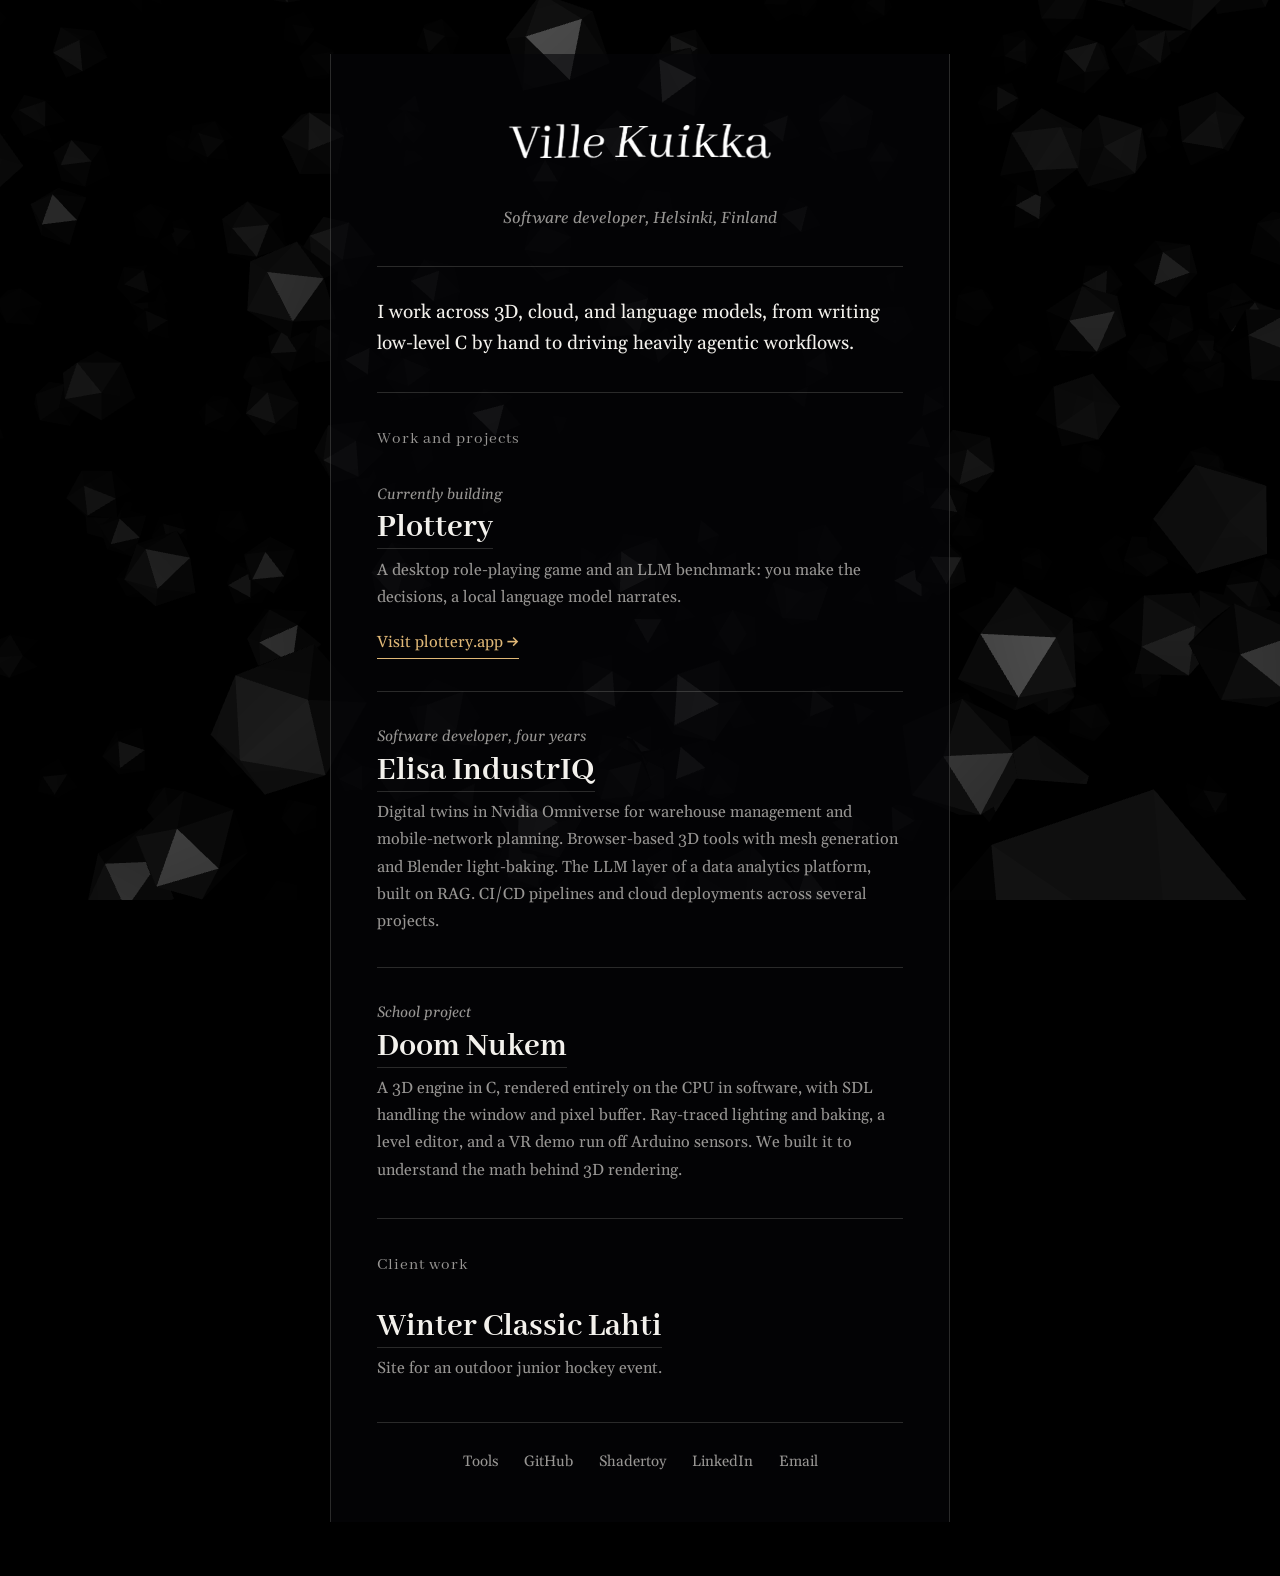
<file: index.html>
<!DOCTYPE html>
<html lang="en">
	<head>
		<meta charset="utf-8">
		<title> Ville Kuikka </title>
		<meta name="description" content="Ville Kuikka, software developer in Helsinki. Plottery, Elisa IndustrIQ, Winter Classic Lahti, Doom Nukem.">
		<script src="src/libraries/blotter.min.js"></script>
		<script src="src/libraries/liquidDistortMaterial.js"></script>
		<script src="src/libraries/three.js"></script>
		<script src="src/libraries/jquery.min.js"></script>
		<script src="src/blotter_setup.js" type="module"></script>
		<script src="src/web.js" type="module"></script>
		<meta name="viewport" content="width=device-width, initial-scale=1.0">
		<link href= "web.css" rel="stylesheet" type="text/css">
		<link rel="icon" type="image/gif" href="https://github.com/vkuikka/Fractal-explorer/raw/master/images/img3.png"/>

		<style>
			@import url('https://fonts.googleapis.com/css2?family=Abhaya+Libre:wght@400;700&family=Gelasio:ital@0;1&display=swap');
		</style>

		<script>
			// Failsafe: the 3D background is an enhancement. If its script fails to
			// load at all, still reveal the page, which sits on a solid black background.
			(function () {
				function reveal() { if (document.body) document.body.style.visibility = 'visible'; }
				window.addEventListener('load', reveal);
				setTimeout(reveal, 1500);
			})();
		</script>

		<noscript>
			<style>body { visibility: visible !important; }</style>
		</noscript>

	</head>
	<body style='visibility: hidden;'>
		<div id="threejs_view">
			<canvas></canvas>
		</div>

		<main class="intro">
			<div class="content">
				<header class="hero">
					<h1><span class='blotter'>Ville Kuikka</span></h1>
					<p class="role">Software developer, Helsinki, Finland</p>
				</header>

				<p class="lead">
					I work across 3D, cloud, and language models, from writing low-level C
					by hand to driving heavily agentic workflows.
				</p>

				<section class="group">
					<h2 class="group-title">Work and projects</h2>

					<article class="entry">
						<p class="label">Currently building</p>
						<h3><a href="https://plottery.app">Plottery</a></h3>
						<p>
							A desktop role-playing game and an LLM benchmark: you make the
							decisions, a local language model narrates.
						</p>
						<a class="more" href="https://plottery.app">Visit plottery.app &rarr;</a>
					</article>

					<article class="entry">
						<p class="label">Software developer, four years</p>
						<h3><a href="https://www.elisaindustriq.com/">Elisa IndustrIQ</a></h3>
						<p>
							Digital twins in Nvidia Omniverse for warehouse management and
							mobile-network planning. Browser-based 3D tools with mesh generation
							and Blender light-baking. The LLM layer of a data analytics platform,
							built on RAG. CI/CD pipelines and cloud deployments across several projects.
						</p>
					</article>

					<article class="entry">
						<p class="label">School project</p>
						<h3><a href="https://github.com/vkuikka/doom-nukem">Doom Nukem</a></h3>
						<p>
							A 3D engine in C, rendered entirely on the CPU in software, with
							SDL handling the window and pixel buffer. Ray-traced lighting and
							baking, a level editor, and a VR demo run off Arduino sensors. We
							built it to understand the math behind 3D rendering.
						</p>
					</article>
				</section>

				<section class="group">
					<h2 class="group-title">Client work</h2>

					<article class="entry">
						<h3><a href="https://talviklassikko.vercel.app">Winter Classic Lahti</a></h3>
						<p>
							Site for an outdoor junior hockey event.
						</p>
					</article>
				</section>

				<footer class="links">
					<a href="tools/">Tools</a>
					<a href="https://github.com/vkuikka">GitHub</a>
					<a href="https://www.shadertoy.com/user/V1773">Shadertoy</a>
					<a href="https://www.linkedin.com/in/ville-kuikka/">LinkedIn</a>
					<a href="mailto:ville.kuikka@outlook.com">Email</a>
				</footer>
			</div>
		</main>
	</body>
</html>
</file>
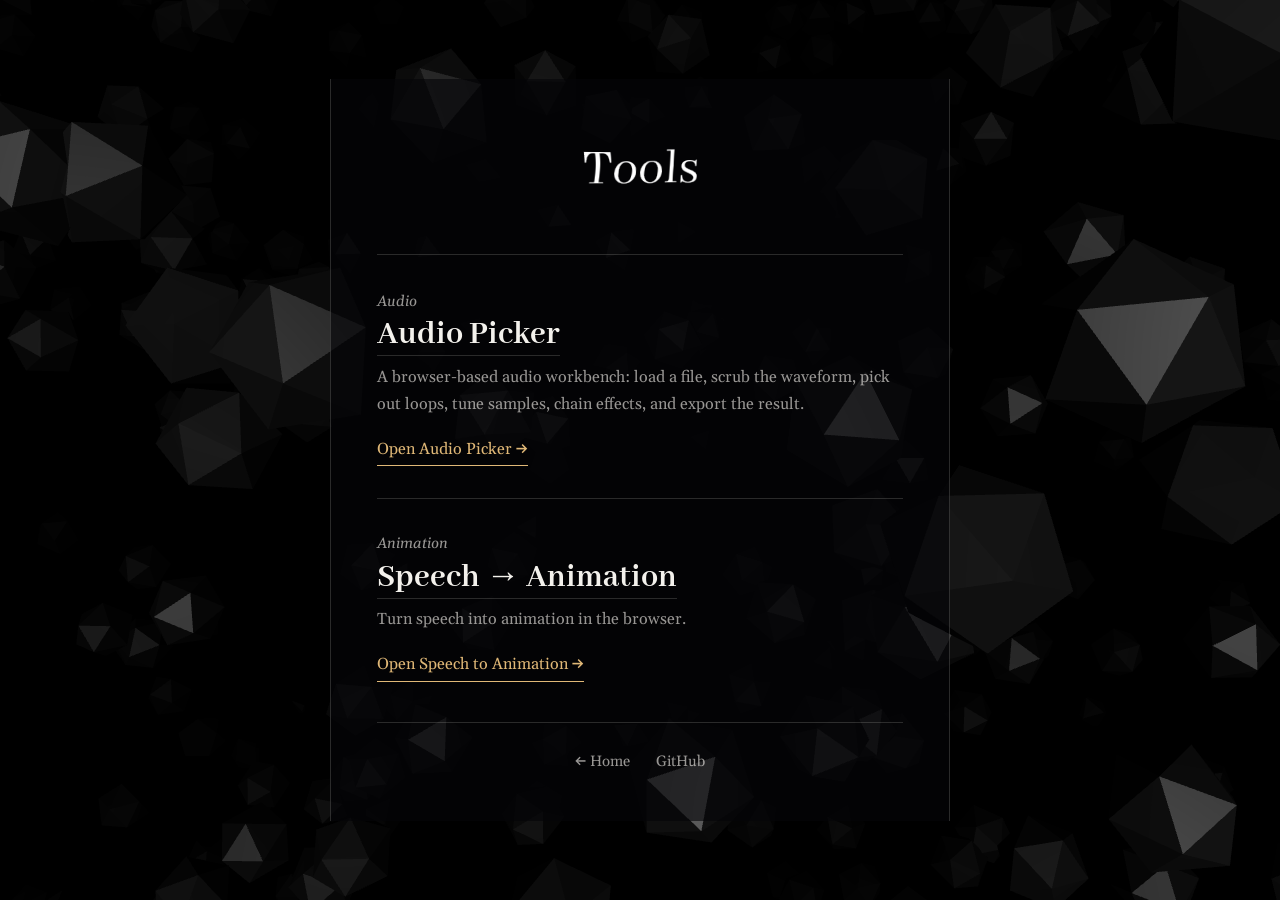
<file: tools/index.html>
<!DOCTYPE html>
<html lang="en">
	<head>
		<meta charset="utf-8">
		<title> Tools - Ville Kuikka </title>
		<script src="../src/libraries/blotter.min.js"></script>
		<script src="../src/libraries/liquidDistortMaterial.js"></script>
		<script src="../src/libraries/three.js"></script>
		<script src="../src/libraries/jquery.min.js"></script>
		<script src="../src/blotter_setup.js" type="module"></script>
		<script src="../src/web.js" type="module"></script>
		<meta name="viewport" content="width=device-width, initial-scale=1.0">
		<link href= "../web.css" rel="stylesheet" type="text/css">
		<link rel="icon" type="image/gif" href="https://github.com/vkuikka/Fractal-explorer/raw/master/images/img3.png"/>

		<style>
			@import url('https://fonts.googleapis.com/css2?family=Abhaya+Libre:wght@400;700&family=Gelasio:ital@0;1&display=swap');
		</style>

		<script>
			// Failsafe: the 3D background is an enhancement. If its script fails to
			// load at all, still reveal the page, which sits on a solid black background.
			(function () {
				function reveal() { if (document.body) document.body.style.visibility = 'visible'; }
				window.addEventListener('load', reveal);
				setTimeout(reveal, 1500);
			})();
		</script>

		<noscript>
			<style>body { visibility: visible !important; }</style>
		</noscript>

	</head>
	<body style='visibility: hidden;'>
		<div id="threejs_view">
			<canvas></canvas>
		</div>

		<main class="intro">
			<div class="content">
				<header class="hero">
					<h1><span class='blotter'>Tools</span></h1>
				</header>

				<section class="entry">
					<p class="label">Audio</p>
					<h2><a href="audio_picker/">Audio Picker</a></h2>
					<p>
						A browser-based audio workbench: load a file, scrub the waveform,
						pick out loops, tune samples, chain effects, and export the result.
					</p>
					<a class="more" href="audio_picker/">Open Audio Picker &rarr;</a>
				</section>

				<section class="entry">
					<p class="label">Animation</p>
					<h2><a href="speech_to_anim/">Speech &rarr; Animation</a></h2>
					<p>
						Turn speech into animation in the browser.
					</p>
					<a class="more" href="speech_to_anim/">Open Speech to Animation &rarr;</a>
				</section>

				<footer class="links">
					<a href="../">&larr; Home</a>
					<a href="https://github.com/vkuikka">GitHub</a>
				</footer>
			</div>
		</main>
	</body>
</html>
</file>
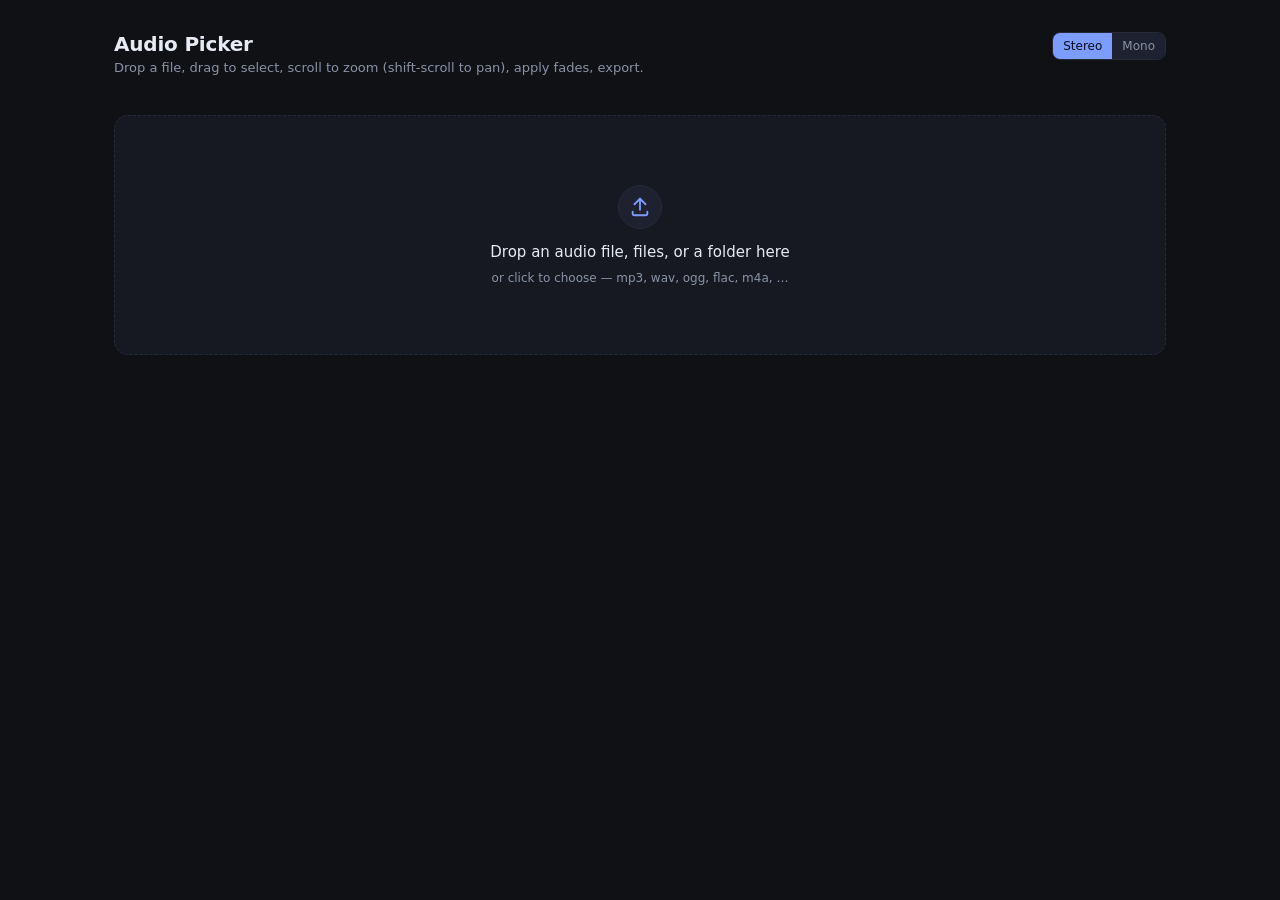
<file: tools/audio_picker/index.html>
<!doctype html>
<html lang="en">
<head>
<meta charset="utf-8" />
<meta name="viewport" content="width=device-width, initial-scale=1" />
<title>Audio Picker</title>
<link rel="stylesheet" href="css/core/base.css" />
<link rel="stylesheet" href="css/core/dropzone.css" />
<link rel="stylesheet" href="css/core/controls.css" />
<link rel="stylesheet" href="css/editor/waveform.css" />
<link rel="stylesheet" href="css/editor/effects.css" />
<link rel="stylesheet" href="css/tuner/tuner.css" />
<link rel="stylesheet" href="css/browser/browser.css" />
</head>
<body>
<div class="app">
  <div class="app-header">
    <div class="app-title">
      <h1>Audio Picker</h1>
      <p class="sub">Drop a file, drag to select, scroll to zoom (shift-scroll to pan), apply fades, export.</p>
    </div>
    <div class="seg" id="channelSeg" title="Playback & export channel mode">
      <button data-channel="stereo" class="active">Stereo</button>
      <button data-channel="mono">Mono</button>
    </div>
  </div>

  <label class="drop" id="drop">
    <div class="icon" aria-hidden="true">
      <svg viewBox="0 0 24 24" fill="none" stroke="currentColor" stroke-width="2" stroke-linecap="round" stroke-linejoin="round">
        <path d="M12 15V3" />
        <path d="m6 9 6-6 6 6" />
        <path d="M4 17v2a2 2 0 0 0 2 2h12a2 2 0 0 0 2-2v-2" />
      </svg>
    </div>
    <div class="big">Drop an audio file, files, or a folder here</div>
    <div class="hint">or click to choose — mp3, wav, ogg, flac, m4a, …</div>
    <input type="file" id="file" accept="audio/*" multiple />
  </label>

  <section class="panel hidden" id="editor">
    <div class="row">
      <div class="filename" id="fname">—</div>
      <div class="muted" id="meta">—</div>
      <div style="flex:1"></div>
      <button id="reset">Load different file</button>
    </div>

    <div class="wave-wrap" id="waveWrap">
      <canvas class="wave" id="wave" width="2000" height="360"></canvas>
      <div class="handle" id="hStart" style="left:0"></div>
      <div class="handle" id="hEnd" style="left:100%"></div>
      <div class="playhead" id="playhead" style="left:0; display:none"></div>
    </div>
    <div class="ruler" id="ruler"></div>

    <div class="controls">
      <div class="ctrl">
        <label>Start <span class="val" id="startVal">0.00 s</span></label>
        <input type="number" id="startInput" step="0.01" min="0" />
      </div>
      <div class="ctrl">
        <label>End <span class="val" id="endVal">0.00 s</span></label>
        <input type="number" id="endInput" step="0.01" min="0" />
      </div>
      <div class="ctrl">
        <label>Fade in <span class="val" id="fadeInVal">0.00 s</span></label>
        <input type="range" id="fadeIn" min="0" max="5" step="0.01" value="0" />
      </div>
      <div class="ctrl">
        <label>Fade out <span class="val" id="fadeOutVal">0.00 s</span></label>
        <input type="range" id="fadeOut" min="0" max="5" step="0.01" value="0" />
      </div>
      <div class="ctrl">
        <label>Fade curve</label>
        <div class="seg" id="curveSeg">
          <button data-curve="linear" class="active">Linear</button>
          <button data-curve="equal">Equal-power</button>
          <button data-curve="exp">Exponential</button>
        </div>
      </div>
      <div class="ctrl">
        <label>Output format</label>
        <div class="seg" id="fmtSeg">
          <button data-fmt="wav" class="active">WAV 16-bit</button>
          <button data-fmt="wav24">WAV 24-bit</button>
        </div>
      </div>
      <div class="ctrl snap-card">
        <label class="snap-toggle">
          <span>Snap to beats</span>
          <input type="checkbox" id="snapEnable" />
        </label>
        <div class="snap-fields">
          <input type="number" id="bpmInput" value="120" min="1" max="999" step="0.01" title="BPM" />
          <select id="snapDivSelect" title="Grid division">
            <option value="1">1/1</option>
            <option value="2">1/2</option>
            <option value="4" selected>1/4</option>
            <option value="8">1/8</option>
            <option value="16">1/16</option>
            <option value="32">1/32</option>
          </select>
        </div>
        <div class="snap-fields">
          <input type="number" id="snapOffsetInput" value="0" step="1" title="Grid offset (ms) — shifts beat 1" placeholder="offset ms" />
          <button id="autoBpmBtn" title="Detect BPM & offset from the waveform">Auto</button>
        </div>
      </div>
    </div>

    <div class="section-header">
      <h3>Effects</h3>
      <button id="fxToggle" class="pill active" title="Toggle all effects">on</button>
      <div class="spacer"></div>
      <div class="presets" id="presets">
        <button data-preset="dry" class="active">Dry</button>
        <button data-preset="small">Small room</button>
        <button data-preset="cave">Cave</button>
        <button data-preset="cathedral">Cathedral</button>
        <button data-preset="distant">Distant</button>
        <button class="save-btn" id="savePreset" title="Save current effect settings as a preset">+ Save</button>
      </div>
    </div>
    <div class="controls" id="effectControls">
      <div class="ctrl">
        <label>Reverb mix <span class="val" id="revMixVal">0%</span></label>
        <input type="range" id="revMix" min="0" max="1" step="0.01" value="0" />
      </div>
      <div class="ctrl">
        <label>Reverb decay <span class="val" id="revDecayVal">2.0 s</span></label>
        <input type="range" id="revDecay" min="0.1" max="8" step="0.1" value="2" />
      </div>
      <div class="ctrl">
        <label>Pre-delay <span class="val" id="revPreVal">0 ms</span></label>
        <input type="range" id="revPre" min="0" max="200" step="1" value="0" />
      </div>
      <div class="ctrl">
        <label>Echo mix <span class="val" id="echoMixVal">0%</span></label>
        <input type="range" id="echoMix" min="0" max="1" step="0.01" value="0" />
      </div>
      <div class="ctrl">
        <label>Echo time <span class="val" id="echoTimeVal">250 ms</span></label>
        <input type="range" id="echoTime" min="20" max="1000" step="1" value="250" />
      </div>
      <div class="ctrl">
        <label>Echo feedback <span class="val" id="echoFbVal">30%</span></label>
        <input type="range" id="echoFb" min="0" max="0.85" step="0.01" value="0.3" />
      </div>
      <div class="ctrl">
        <label>Tone (low-pass) <span class="val" id="toneVal">20.0 kHz</span></label>
        <input type="range" id="tone" min="400" max="20000" step="50" value="20000" />
      </div>
      <div class="ctrl">
        <label>High-pass <span class="val" id="highpassVal">off</span></label>
        <input type="range" id="highpass" min="0" max="2000" step="1" value="0" />
      </div>
      <div class="ctrl">
        <label>Output gain <span class="val" id="gainVal">0.0 dB</span></label>
        <input type="range" id="outGain" min="-24" max="12" step="0.5" value="0" />
      </div>
    </div>

    <div class="buttons">
      <button class="primary" id="playSel">↻ Loop selection</button>
      <button id="playFull">▶ Play full</button>
      <button id="stop">■ Stop</button>
      <button id="tuneLoopBtn">⫼ Tune loop</button>
      <div style="flex:1"></div>
      <button class="accent" id="download">⭳ Download snippet</button>
    </div>
  </section>

  <section class="panel hidden" id="loopTuner">
    <div class="loop-tuner-head">
      <h3>Loop tuner</h3>
      <span class="muted">click in a pane to play through the seam · scroll to zoom · drag the handle</span>
      <div style="flex:1"></div>
      <button id="closeLoopTuner">Close</button>
    </div>
    <div class="loop-tuner-panes">
      <div class="loop-pane">
        <div class="lp-label">End of loop (selEnd)</div>
        <div class="lp-wrap" id="leftWrap">
          <canvas class="lp-wave" id="leftWave"></canvas>
          <div class="lp-handle" id="leftHandle"></div>
          <div class="lp-playhead" id="leftPlayhead"></div>
        </div>
        <div class="lp-ruler" id="leftRuler"></div>
      </div>
      <div class="loop-pane">
        <div class="lp-label">Start of loop (selStart)</div>
        <div class="lp-wrap" id="rightWrap">
          <canvas class="lp-wave" id="rightWave"></canvas>
          <div class="lp-handle" id="rightHandle"></div>
          <div class="lp-playhead" id="rightPlayhead"></div>
        </div>
        <div class="lp-ruler" id="rightRuler"></div>
      </div>
    </div>
    <div class="loop-tuner-controls">
      <div class="ctrl">
        <label>Crossfade seam <span class="val" id="xfadeLenVal">off</span></label>
        <input type="range" id="xfadeLen" min="0" max="500" step="1" value="0" />
      </div>
      <div class="ctrl">
        <label>Crossfade curve</label>
        <div class="seg" id="xfadeCurveSeg">
          <button data-xc="equal" class="active">Equal-power</button>
          <button data-xc="linear">Linear</button>
        </div>
      </div>
      <div class="xfade-hint">
        Blends the loop tail with audio from just before <code>selStart</code>, so the wrap is sample-continuous.
        Needs pre-roll — if selStart is at 0, move it later to use this.
      </div>
    </div>
  </section>

  <section class="panel hidden" id="browser">
    <div class="browser-head">
      <h3>Sound browser</h3>
      <span class="muted" id="browserCount">0 files</span>
      <div style="flex:1"></div>
      <button id="browserStop">■ Stop preview</button>
      <button id="browserClear">Clear</button>
    </div>
    <div class="browser-list" id="browserList"></div>
  </section>
</div>

<div class="drag-overlay" id="dragOverlay"></div>
<div class="toast" id="toast"></div>

<script src="js/core/state.js"></script>
<script src="js/core/utils.js"></script>
<script src="js/io/sample-rate.js"></script>
<script src="js/waveform/render.js"></script>
<script src="js/effects/graph.js"></script>
<script src="js/effects/ui.js"></script>
<script src="js/playback/playback.js"></script>
<script src="js/io/files.js"></script>
<script src="js/waveform/interaction.js"></script>
<script src="js/waveform/inputs.js"></script>
<script src="js/effects/presets.js"></script>
<script src="js/io/render-export.js"></script>
<script src="js/browser/browser.js"></script>
<script src="js/tuner/render.js"></script>
<script src="js/tuner/interaction.js"></script>
<script src="js/bpm/bpm.js"></script>
<script src="js/io/drag-drop.js"></script>
<script src="js/core/main.js"></script>
</body>
</html>
</file>
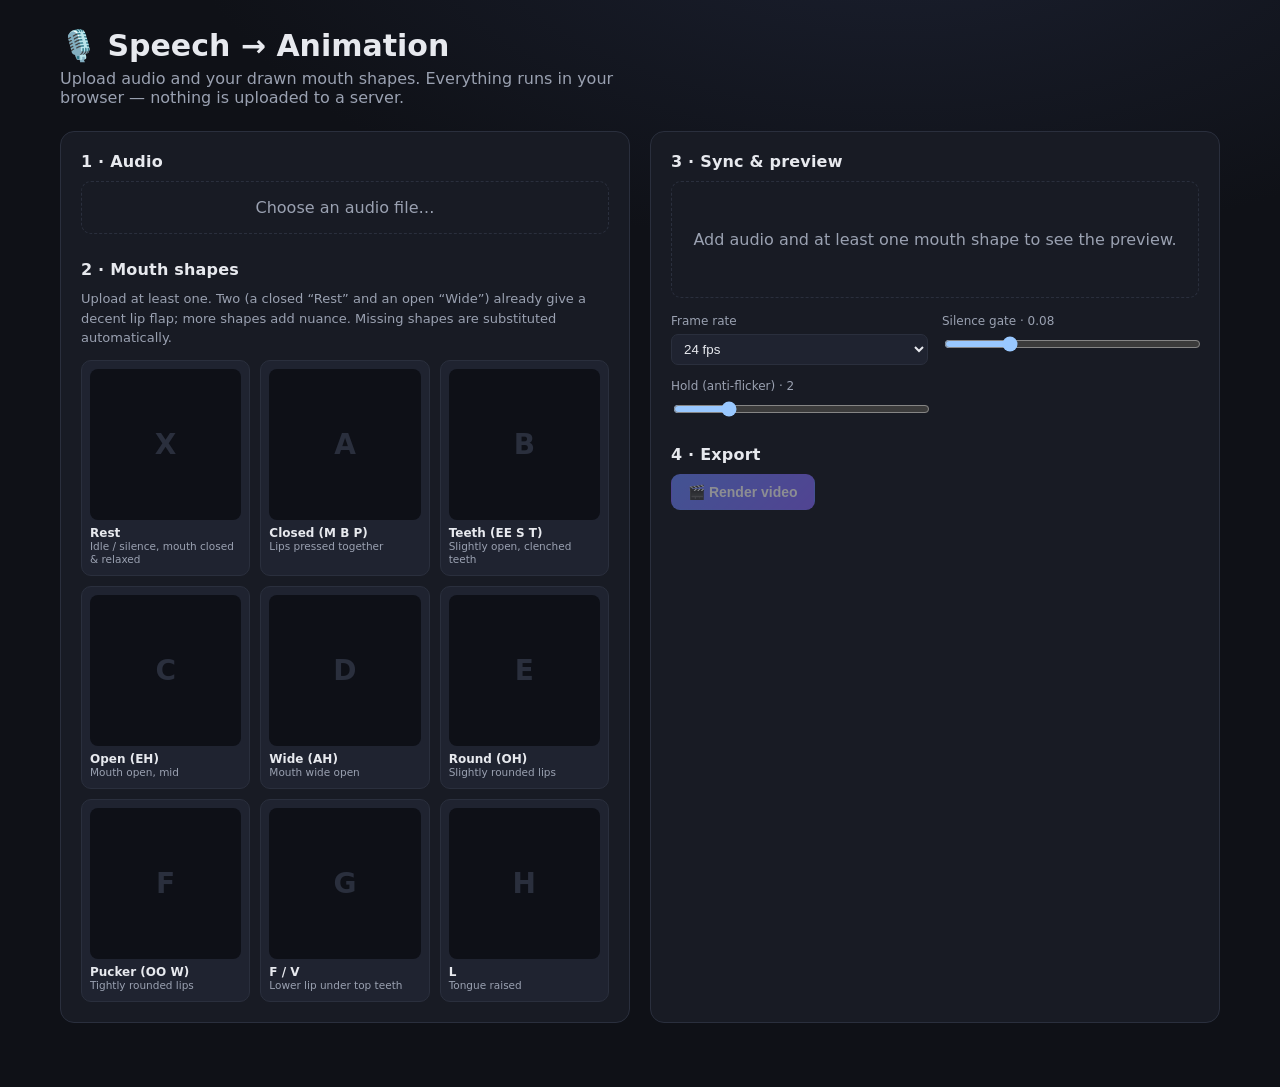
<file: tools/speech_to_anim/index.html>
<!doctype html>
<html lang="en">
  <head>
    <meta charset="UTF-8" />
    <link rel="icon" type="image/svg+xml" href="./favicon.svg" />
    <meta name="viewport" content="width=device-width, initial-scale=1.0" />
    <title>Speech → Animation</title>
    <script type="module" crossorigin src="./assets/index-DbwKYSjB.js"></script>
    <link rel="stylesheet" crossorigin href="./assets/index-BK7KOx9A.css">
  </head>
  <body>
    <div id="root"></div>
  </body>
</html>
</file>
<file: web.css>
body::-webkit-scrollbar {
	width: 8px;
}

body::-webkit-scrollbar-track {
	background: transparent;
}

body::-webkit-scrollbar-thumb {
	background: rgba(243, 241, 236, 0.18);
}

body::-webkit-scrollbar-thumb:hover {
	background: rgba(243, 241, 236, 0.32);
}

html {
	background-color: black;
	scrollbar-width: thin;
	scrollbar-color: rgba(243, 241, 236, 0.22) transparent;
}

:root {
	--accent: #e0b877;
	--text: #f3f1ec;
	--muted: rgba(243, 241, 236, 0.62);
	--rule: rgba(243, 241, 236, 0.16);
	--sheet: rgba(6, 6, 9, 0.62);
}

/* The page itself scrolls. Nothing is a scroll container of its own: an inner
   one that is also centred puts the start and the end of a long column out of
   reach in some browsers. */
:root, body, html {
	padding: 0;
	margin: 0;
	width: 100%;
}

body {
	min-height: 100vh;
	display: flex;
	flex-direction: column;
}

#threejs_view {
	position: fixed;
	top: 0;
	left: 0;
	z-index: -10;
	width: 100%;
	height: 100%;
}

#threejs_view canvas {
	display: block;
	width: 100%;
	height: 100%;
}

/* Grows to fill a tall window so the column sits in the middle of it, and
   grows past it once the text is longer. Not a scroll container, so centring
   here can never push anything out of reach. */
.intro {
	flex: 1;
	display: flex;
	flex-direction: column;
	align-items: center;
	justify-content: center;
	box-sizing: border-box;
	padding: 6vh 24px;
	overflow-x: hidden;

	color: var(--text);
	font-family: 'Gelasio', serif;
	font-size: 16px;
	line-height: 1.7;
}

/* One sheet behind the whole column, so the text stays readable over the
   moving background without turning each section into a floating card. */
.content {
	width: 100%;
	max-width: 620px;
	box-sizing: border-box;
	padding: 52px 46px 44px;
	background: var(--sheet);
	border-left: 1px solid var(--rule);
	border-right: 1px solid var(--rule);

	/* No fill mode: a browser that never runs the animation, because the tab is
	   throttled or in a background frame, then shows the text rather than
	   holding it at the opacity 0 the first frame asks for. */
	animation: rise 0.9s ease;
}

@media (prefers-reduced-motion: reduce) {
	.content {
		animation: none;
	}
}

@keyframes rise {
	from { opacity: 0; transform: translateY(14px); }
	to   { opacity: 1; transform: translateY(0); }
}

/* Hero ----------------------------------------------------------------- */

.hero {
	text-align: center;
	padding-bottom: 34px;
	border-bottom: 1px solid var(--rule);
}

.hero h1 {
	margin: 0;
	font-family: 'Abhaya Libre', serif;
	font-weight: 400;
	line-height: 1;
}

.hero .blotter {
	display: inline-block;
	max-width: 100%;
}

/* The effect renders into a fixed-size canvas; keep it inside the column on
   narrow screens instead of pushing the page sideways. */
.hero .blotter canvas {
	max-width: 100%;
	height: auto;
}

.role {
	margin: 10px 0 0;
	font-style: italic;
	color: var(--muted);
}

.lead {
	margin: 30px 0 0;
	font-size: 19px;
	line-height: 1.6;
}

/* Groups and entries ---------------------------------------------------- */

.group {
	margin-top: 34px;
	padding-top: 32px;
	border-top: 1px solid var(--rule);
}

.group-title {
	margin: 0 0 28px;
	font-family: 'Abhaya Libre', serif;
	font-weight: 400;
	font-size: 17px;
	letter-spacing: 0.06em;
	color: var(--muted);
}

.entry + .entry {
	margin-top: 32px;
	padding-top: 32px;
	border-top: 1px solid var(--rule);
}

/* The tools page lists entries without a group heading, so the first one
   needs the spacing the group would have given it. */
.hero + .entry {
	margin-top: 34px;
}

.label {
	margin: 0;
	font-style: italic;
	font-size: 15px;
	color: var(--accent);
}

.entry h2,
.entry h3 {
	margin: 2px 0 10px;
	font-family: 'Abhaya Libre', serif;
	font-weight: 700;
	font-size: 34px;
	line-height: 1.1;
}

.entry h2 a,
.entry h3 a {
	color: var(--text);
	text-decoration: none;
	border-bottom: 1px solid var(--rule);
	transition: color 0.2s ease, border-color 0.2s ease;
}

.entry h2 a:hover,
.entry h3 a:hover {
	color: var(--accent);
	border-bottom-color: var(--accent);
}

.entry p {
	margin: 0;
	color: var(--muted);
}

.more {
	display: inline-block;
	margin-top: 18px;
	color: var(--accent);
	text-decoration: none;
	border-bottom: 1px solid var(--accent);
	padding-bottom: 2px;
	transition: color 0.2s ease, border-color 0.2s ease;
}

.more:hover {
	color: var(--text);
	border-bottom-color: var(--text);
}

/* Footer --------------------------------------------------------------- */

.links {
	display: flex;
	flex-wrap: wrap;
	gap: 26px;
	justify-content: center;
	margin-top: 40px;
	padding-top: 26px;
	border-top: 1px solid var(--rule);
}

.links a {
	color: var(--muted);
	text-decoration: none;
	font-size: 15px;
	border-bottom: 1px solid transparent;
	padding-bottom: 2px;
	transition: color 0.2s ease, border-color 0.2s ease;
}

.links a:hover {
	color: var(--text);
	border-bottom-color: var(--text);
}

@media (max-width: 560px) {
	.content {
		padding: 40px 24px 34px;
		border-left: 0;
		border-right: 0;
	}

	.entry h2,
	.entry h3 {
		font-size: 28px;
	}
}
</file>
<file: tools/audio_picker/css/core/base.css>
:root {
  --bg: #0f1115;
  --panel: #161922;
  --panel-2: #1d2130;
  --fg: #e7ebf3;
  --muted: #8a93a6;
  --accent: #7c9cff;
  --accent-2: #5de4c7;
  --warn: #ff7c7c;
  --wave: #3a4668;
  --wave-sel: #7c9cff;
  --fade: rgba(93, 228, 199, 0.25);
  --fade-line: #5de4c7;
  --handle: #ffffff;
  --border: #252a3a;
}
* { box-sizing: border-box; }
html, body {
  margin: 0; padding: 0;
  background: var(--bg);
  color: var(--fg);
  font-family: -apple-system, BlinkMacSystemFont, "Segoe UI", Roboto, Inter, system-ui, sans-serif;
  font-size: 14px;
  min-height: 100vh;
}
.app {
  max-width: 1100px;
  margin: 0 auto;
  padding: 32px 24px 64px;
}
.app-header {
  display: flex;
  align-items: flex-start;
  gap: 24px;
  margin-bottom: 16px;
}
.app-title { flex: 1; }
.app-title h1 { margin-bottom: 4px; }
h1 {
  font-size: 20px;
  font-weight: 600;
  margin: 0 0 4px;
  letter-spacing: -0.01em;
}
.sub {
  color: var(--muted);
  margin: 0 0 24px;
  font-size: 13px;
}

.panel {
  background: var(--panel);
  border: 1px solid var(--border);
  border-radius: 14px;
  padding: 20px;
  margin-top: 20px;
}
.row {
  display: flex;
  gap: 16px;
  align-items: center;
  flex-wrap: wrap;
}
.row + .row { margin-top: 14px; }
.filename {
  font-weight: 500;
  overflow: hidden;
  text-overflow: ellipsis;
  white-space: nowrap;
  max-width: 60%;
}
.muted { color: var(--muted); font-size: 12px; }

.section-header {
  display: flex;
  align-items: center;
  gap: 12px;
  margin-top: 22px;
  margin-bottom: 6px;
  flex-wrap: wrap;
}
.section-header h3 {
  margin: 0;
  font-size: 12px;
  font-weight: 600;
  color: var(--muted);
  text-transform: uppercase;
  letter-spacing: 0.08em;
}
.section-header .spacer { flex: 1; }
.pill {
  padding: 3px 10px;
  font-size: 11px;
  font-weight: 600;
  border-radius: 12px;
  text-transform: uppercase;
  letter-spacing: 0.08em;
  color: var(--muted);
}
.pill.active {
  background: var(--accent-2);
  color: #0b0e16;
  border-color: var(--accent-2);
}

.drag-overlay {
  position: fixed;
  inset: 12px;
  background: rgba(124, 156, 255, 0.08);
  border: 2px dashed var(--accent);
  border-radius: 14px;
  pointer-events: none;
  display: none;
  z-index: 9999;
}
.drag-overlay.show { display: block; }

.toast {
  position: fixed;
  bottom: 20px;
  left: 50%;
  transform: translateX(-50%);
  background: var(--panel-2);
  border: 1px solid var(--border);
  padding: 10px 16px;
  border-radius: 8px;
  font-size: 13px;
  opacity: 0;
  pointer-events: none;
  transition: opacity .2s;
}
.toast.show { opacity: 1; }

.hidden { display: none !important; }
</file>
<file: tools/audio_picker/css/core/dropzone.css>
.drop {
  display: flex;
  flex-direction: column;
  align-items: center;
  justify-content: center;
  gap: 10px;
  width: 100%;
  min-height: 240px;
  padding: 48px 24px;
  border: 1.5px dashed var(--border);
  border-radius: 14px;
  background: var(--panel);
  text-align: center;
  cursor: pointer;
  transition: border-color .15s, background .15s, transform .15s;
}
.drop:hover, .drop.drag {
  border-color: var(--accent);
  background: var(--panel-2);
}
.drop.drag { transform: scale(1.005); }
.drop .icon {
  width: 44px;
  height: 44px;
  border-radius: 50%;
  background: var(--panel-2);
  border: 1px solid var(--border);
  display: flex;
  align-items: center;
  justify-content: center;
  color: var(--accent);
  margin-bottom: 4px;
}
.drop .icon svg { width: 22px; height: 22px; }
.drop .big {
  font-size: 15px;
  font-weight: 500;
  color: var(--fg);
}
.drop .hint {
  color: var(--muted);
  font-size: 12px;
}
.drop input { display: none; }
</file>
<file: tools/audio_picker/css/core/controls.css>
.controls {
  display: grid;
  grid-template-columns: repeat(auto-fit, minmax(220px, 1fr));
  gap: 16px;
  margin-top: 18px;
}
.ctrl {
  background: var(--panel-2);
  border: 1px solid var(--border);
  border-radius: 10px;
  padding: 12px 14px;
}
.ctrl label {
  display: flex;
  justify-content: space-between;
  align-items: baseline;
  font-size: 12px;
  color: var(--muted);
  margin-bottom: 8px;
}
.ctrl .val {
  color: var(--fg);
  font-variant-numeric: tabular-nums;
}
input[type="range"] {
  width: 100%;
  accent-color: var(--accent);
}
input[type="number"] {
  width: 100%;
  background: var(--bg);
  border: 1px solid var(--border);
  border-radius: 6px;
  color: var(--fg);
  padding: 6px 8px;
  font: inherit;
  font-variant-numeric: tabular-nums;
}

.buttons {
  display: flex;
  gap: 10px;
  flex-wrap: wrap;
  margin-top: 18px;
}
button {
  background: var(--panel-2);
  color: var(--fg);
  border: 1px solid var(--border);
  border-radius: 8px;
  padding: 10px 16px;
  font: inherit;
  font-weight: 500;
  cursor: pointer;
  transition: background .12s, border-color .12s, transform .06s;
}
button:hover { background: #242a3c; }
button:active { transform: translateY(1px); }
button.primary {
  background: var(--accent);
  color: #0b0e16;
  border-color: var(--accent);
}
button.primary:hover { filter: brightness(1.05); }
button.accent {
  background: var(--accent-2);
  color: #0b0e16;
  border-color: var(--accent-2);
}
button.accent:hover { filter: brightness(1.05); }
button:disabled { opacity: .4; cursor: not-allowed; }

.seg {
  display: inline-flex;
  border: 1px solid var(--border);
  border-radius: 8px;
  overflow: hidden;
}
.seg button {
  border: none;
  border-radius: 0;
  background: var(--panel-2);
  padding: 6px 10px;
  font-size: 12px;
  color: var(--muted);
}
.seg button.active {
  background: var(--accent);
  color: #0b0e16;
}

.snap-card .snap-toggle {
  display: flex;
  align-items: center;
  justify-content: space-between;
  gap: 6px;
  cursor: pointer;
}
.snap-card .snap-toggle input { accent-color: var(--accent); }
.snap-card .snap-fields {
  display: flex;
  gap: 6px;
  margin-top: 8px;
}
.snap-card input[type="number"],
.snap-card select {
  flex: 1;
  min-width: 0;
  background: var(--bg);
  border: 1px solid var(--border);
  border-radius: 6px;
  color: var(--fg);
  padding: 6px 8px;
  font: inherit;
  font-size: 13px;
  font-variant-numeric: tabular-nums;
}
</file>
<file: tools/audio_picker/css/editor/waveform.css>
.wave-wrap {
  position: relative;
  margin-top: 16px;
  user-select: none;
}
canvas.wave {
  width: 100%;
  height: 180px;
  display: block;
  background: var(--panel-2);
  border-radius: 10px;
  cursor: crosshair;
}
.ruler {
  margin-top: 6px;
  height: 18px;
  color: var(--muted);
  font-size: 11px;
  font-variant-numeric: tabular-nums;
  position: relative;
}
.handle {
  position: absolute;
  top: 0;
  width: 2px;
  height: 180px;
  background: var(--handle);
  pointer-events: none;
}
.handle::before {
  content: "";
  position: absolute;
  top: -2px;
  left: -6px;
  width: 14px;
  height: 10px;
  background: var(--handle);
  border-radius: 3px 3px 0 0;
  pointer-events: auto;
}
.handle::after {
  content: "";
  position: absolute;
  bottom: -2px;
  left: -6px;
  width: 14px;
  height: 10px;
  background: var(--handle);
  border-radius: 0 0 3px 3px;
  pointer-events: auto;
}
.playhead {
  position: absolute;
  top: 0;
  width: 1px;
  height: 180px;
  background: var(--accent-2);
  pointer-events: none;
  opacity: 0.9;
}
</file>
<file: tools/audio_picker/css/editor/effects.css>
#effectControls.fx-off { opacity: 0.5; }

.presets {
  display: flex;
  gap: 6px;
  flex-wrap: wrap;
}
.presets button {
  padding: 5px 10px;
  font-size: 12px;
  color: var(--muted);
}
.presets button.active {
  background: var(--accent);
  color: #0b0e16;
  border-color: var(--accent);
}
.presets button.custom-preset {
  display: inline-flex;
  align-items: center;
  gap: 6px;
  padding-right: 4px;
  border-color: var(--accent-2);
  color: var(--fg);
}
.presets button.custom-preset.active {
  background: var(--accent-2);
  color: #0b0e16;
  border-color: var(--accent-2);
}
.presets button.custom-preset .x {
  display: inline-flex;
  align-items: center;
  justify-content: center;
  width: 16px;
  height: 16px;
  border-radius: 4px;
  font-size: 14px;
  line-height: 1;
  opacity: 0.55;
}
.presets button.custom-preset .x:hover {
  background: rgba(255,255,255,0.18);
  opacity: 1;
}
.presets button.save-btn {
  background: transparent;
  color: var(--muted);
  border-style: dashed;
}
.presets button.save-btn:hover {
  color: var(--fg);
  border-color: var(--accent);
}
</file>
<file: tools/audio_picker/css/tuner/tuner.css>
.loop-tuner-head {
  display: flex;
  align-items: center;
  gap: 12px;
  margin-bottom: 12px;
  flex-wrap: wrap;
}
.loop-tuner-head h3 {
  margin: 0;
  font-size: 12px;
  font-weight: 600;
  color: var(--muted);
  text-transform: uppercase;
  letter-spacing: 0.08em;
}
.loop-tuner-panes {
  display: grid;
  grid-template-columns: 1fr 1fr;
  gap: 12px;
}
.loop-tuner-controls {
  display: grid;
  grid-template-columns: repeat(auto-fit, minmax(220px, 1fr));
  gap: 12px;
  margin-top: 14px;
}
.xfade-hint {
  color: var(--muted);
  font-size: 11px;
  line-height: 1.4;
  align-self: center;
}
.loop-pane .lp-label {
  font-size: 11px;
  color: var(--muted);
  margin-bottom: 4px;
  font-weight: 500;
}
.lp-wrap {
  position: relative;
  height: 120px;
  border-radius: 8px;
  overflow: hidden;
  cursor: crosshair;
  user-select: none;
}
.lp-wave {
  width: 100%;
  height: 120px;
  display: block;
  background: var(--panel-2);
}
.lp-handle {
  position: absolute;
  top: 0;
  width: 2px;
  height: 120px;
  background: #fff;
  pointer-events: none;
}
.lp-handle::before {
  content: '';
  position: absolute;
  top: -2px;
  left: -6px;
  width: 14px;
  height: 10px;
  background: #fff;
  border-radius: 3px 3px 0 0;
}
.lp-handle::after {
  content: '';
  position: absolute;
  bottom: -2px;
  left: -6px;
  width: 14px;
  height: 10px;
  background: #fff;
  border-radius: 0 0 3px 3px;
}
.lp-playhead {
  position: absolute;
  top: 0;
  width: 1px;
  height: 120px;
  background: var(--accent-2);
  display: none;
  pointer-events: none;
}
.lp-ruler {
  position: relative;
  height: 14px;
  color: var(--muted);
  font-size: 10px;
  font-variant-numeric: tabular-nums;
  margin-top: 4px;
}
</file>
<file: tools/audio_picker/css/browser/browser.css>
.browser-head {
  display: flex;
  align-items: center;
  gap: 12px;
  margin-bottom: 12px;
  flex-wrap: wrap;
}
.browser-head h3 {
  margin: 0;
  font-size: 12px;
  font-weight: 600;
  color: var(--muted);
  text-transform: uppercase;
  letter-spacing: 0.08em;
}
.browser-list {
  display: flex;
  flex-direction: column;
  gap: 6px;
  max-height: 520px;
  overflow-y: auto;
  padding-right: 4px;
}
.browser-item {
  display: grid;
  grid-template-columns: 36px minmax(130px, 220px) 1fr 52px auto auto;
  align-items: center;
  gap: 12px;
  padding: 6px 10px;
  background: var(--panel-2);
  border: 1px solid var(--border);
  border-radius: 10px;
  transition: border-color .1s, background .1s;
}
.bi-delete {
  width: 30px; height: 30px; padding: 0;
  display: flex; align-items: center; justify-content: center;
  border-radius: 50%;
  font-size: 16px;
  line-height: 1;
  color: var(--muted);
}
.bi-delete:hover {
  background: rgba(255, 124, 124, 0.15);
  color: var(--warn);
  border-color: var(--warn);
}
.browser-item:hover { border-color: #36405e; }
.browser-item.playing { border-color: var(--accent-2); }
.browser-item.current { background: #1d2336; border-color: var(--accent); }
.bi-play {
  width: 30px; height: 30px; padding: 0;
  display: flex; align-items: center; justify-content: center;
  border-radius: 50%;
  font-size: 12px;
}
.bi-name {
  font-weight: 500;
  font-size: 13px;
  overflow: hidden;
  text-overflow: ellipsis;
  white-space: nowrap;
}
.bi-wave-wrap {
  position: relative;
  height: 40px;
  cursor: pointer;
}
.bi-wave-wrap.loading::after {
  content: 'decoding…';
  position: absolute;
  inset: 0;
  display: flex;
  align-items: center;
  justify-content: center;
  color: var(--muted);
  font-size: 11px;
  font-style: italic;
}
.bi-wave {
  width: 100%;
  height: 40px;
  display: block;
  background: var(--panel);
  border-radius: 6px;
}
.bi-playhead {
  position: absolute;
  top: 0;
  width: 1px;
  height: 40px;
  background: var(--accent-2);
  display: none;
  pointer-events: none;
}
.bi-dur {
  color: var(--muted);
  font-size: 12px;
  font-variant-numeric: tabular-nums;
  text-align: right;
}
.bi-edit {
  font-size: 12px;
  padding: 6px 10px;
}
</file>
<file: tools/speech_to_anim/assets/index-BK7KOx9A.css>
:root{--bg:#0f1117;--panel:#181b24;--panel-2:#1f2330;--border:#2a2f3d;--text:#e7e9ee;--muted:#9aa1b1;--accent:#6d8bff;--danger:#ff6d6d;--lightningcss-light: ;--lightningcss-dark:initial;color-scheme:dark;font-family:system-ui,-apple-system,Segoe UI,Roboto,sans-serif}*{box-sizing:border-box}html,body,#root{min-height:100%;margin:0}body{background:radial-gradient(1200px 600px at 70% -10%, #1b2030 0%, var(--bg) 60%);color:var(--text)}.app{max-width:1200px;margin:0 auto;padding:28px 20px 64px}.app-head h1{margin:0 0 6px;font-size:30px;font-weight:650}.sub{color:var(--muted);max-width:60ch;margin:0}.layout{grid-template-columns:1fr 1fr;gap:20px;margin-top:24px;display:grid}@media (width<=900px){.layout{grid-template-columns:1fr}}.panel{background:var(--panel);border:1px solid var(--border);border-radius:14px;padding:20px}.panel h2{letter-spacing:.2px;margin:0 0 10px;font-size:16px;font-weight:600}.panel h2:not(:first-child){margin-top:26px}.hint-sm{color:var(--muted);margin:0 0 12px;font-size:13px;line-height:1.5}.meta{color:var(--muted);margin:8px 0 0;font-size:13px}.error{color:var(--danger);margin:10px 0 0;font-size:13px}.filebox{border:1.5px dashed var(--border);text-align:center;color:var(--muted);cursor:pointer;border-radius:10px;padding:16px;transition:border-color .15s,color .15s;display:block;position:relative}.filebox:hover{border-color:var(--accent);color:var(--text)}.filebox input{opacity:0;cursor:pointer;position:absolute;inset:0}.btn{appearance:none;border:1px solid var(--border);background:var(--panel-2);color:var(--text);cursor:pointer;border-radius:9px;padding:9px 16px;font-size:14px;font-weight:550;transition:filter .15s,opacity .15s}.btn:hover{filter:brightness(1.15)}.btn:disabled{opacity:.5;cursor:not-allowed}.btn.primary{background:linear-gradient(135deg, var(--accent), #8a6dff);color:#fff;border-color:#0000}.viseme-grid{grid-template-columns:repeat(3,1fr);gap:10px;display:grid}@media (width<=480px){.viseme-grid{grid-template-columns:repeat(2,1fr)}}.slot{background:var(--panel-2);border:1px solid var(--border);border-radius:10px;flex-direction:column;gap:6px;padding:8px;display:flex;position:relative}.slot.filled{border-color:var(--accent)}.slot-drop{aspect-ratio:1;cursor:pointer;background:#0e1017;border-radius:8px;place-items:center;display:grid;position:relative;overflow:hidden}.slot-drop input{opacity:0;cursor:pointer;position:absolute;inset:0}.slot-drop img{object-fit:contain;width:100%;height:100%}.slot-key{color:var(--border);font-size:28px;font-weight:700}.slot-label strong{font-size:12px;display:block}.slot-label small{color:var(--muted);font-size:10.5px;line-height:1.3;display:block}.slot-x{color:#fff;cursor:pointer;background:#0009;border:none;border-radius:50%;width:22px;height:22px;font-size:11px;line-height:1;position:absolute;top:6px;right:6px}.placeholder{border:1.5px dashed var(--border);text-align:center;color:var(--muted);border-radius:10px;padding:48px 20px}.stage-wrap{border:1px solid var(--border);background-color:#2a2f3d;background-image:linear-gradient(45deg,#232735 25%,#0000 25%),linear-gradient(-45deg,#232735 25%,#0000 25%),linear-gradient(45deg,#0000 75%,#232735 75%),linear-gradient(-45deg,#0000 75%,#232735 75%);background-position:0 0,0 10px,10px -10px,-10px 0;background-size:20px 20px;border-radius:10px;width:100%;display:inline-block;position:relative;overflow:hidden}.preview .stage{object-fit:contain;width:100%;max-height:420px;display:block}.viseme-badge{border:1px solid var(--border);color:var(--accent);pointer-events:none;background:#0f1117c7;border-radius:6px;padding:3px 8px;font-size:12px;position:absolute;top:8px;left:8px}.transport{flex-wrap:wrap;align-items:center;gap:10px;margin-top:10px;display:flex}.scrub{flex:1;min-width:120px}.time{font-variant-numeric:tabular-nums;color:var(--muted);font-size:13px}.controls{grid-template-columns:repeat(2,1fr);gap:14px;margin-top:16px;display:grid}.ctrl{color:var(--muted);flex-direction:column;gap:6px;font-size:12px;display:flex}.ctrl select,.ctrl input[type=range]{width:100%}.ctrl input[type=color]{border:1px solid var(--border);background:0 0;border-radius:6px;width:48px;height:28px;padding:0}.ctrl select{background:var(--panel-2);color:var(--text);border:1px solid var(--border);border-radius:7px;padding:6px 8px}.result{flex-direction:column;align-items:flex-start;gap:10px;margin-top:14px;display:flex}.result-video{border:1px solid var(--border);border-radius:10px;width:100%}
</file>
